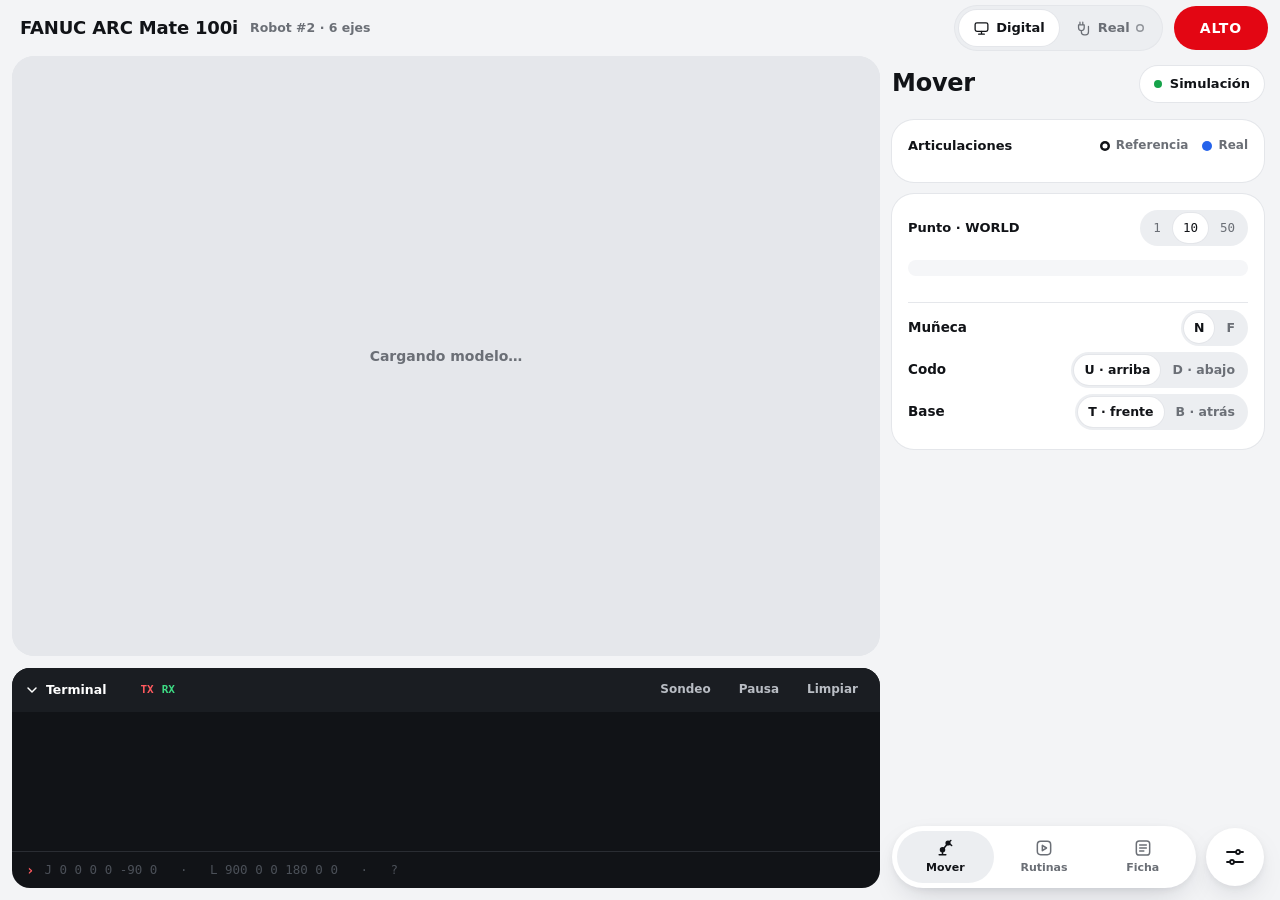
<file: index.html>
<!doctype html>
<html lang="es">
<head>
<meta charset="utf-8">
<meta http-equiv="refresh" content="0; url=software/gemelo/">
<title>fanuc-rehab</title>
</head>
<body>
<p><a href="software/gemelo/">Abrir el gemelo digital</a></p>
</body>
</html>
</file>
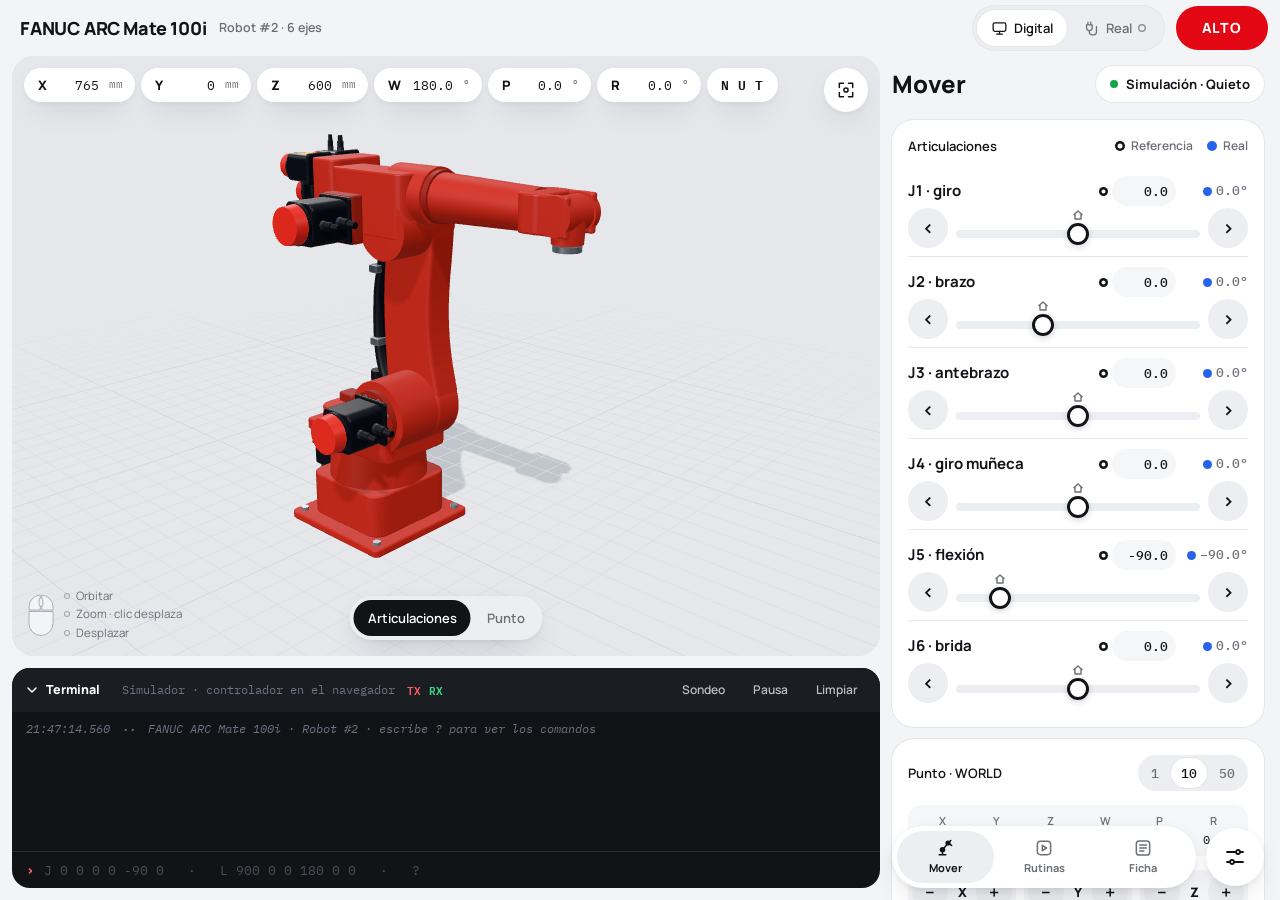
<file: software/gemelo/index.html>
<!DOCTYPE html>
<html lang="es">
<head>
<meta charset="utf-8">
<meta name="viewport" content="width=device-width, initial-scale=1, viewport-fit=cover">
<title>FANUC ARC Mate 100i · gemelo digital</title>
<meta name="description" content="Gemelo digital del FANUC ARC Mate 100i (Robot #2): 6 ejes, cinemática directa e inversa en convención FANUC, rutinas de demostración y simulador en el navegador.">
<link rel="preconnect" href="https://fonts.googleapis.com">
<link rel="preconnect" href="https://fonts.gstatic.com" crossorigin>
<link href="https://fonts.googleapis.com/css2?family=Manrope:wght@400;500;600;700;800&family=IBM+Plex+Mono:wght@400;500&display=swap" rel="stylesheet">
<link rel="stylesheet" href="css/app.css">
<script type="importmap">
{ "imports": {
  "three": "./vendor/three/three.module.min.js",
  "three/addons/": "./vendor/three/addons/"
} }
</script>
</head>
<body>
<!-- Un set de íconos: trazo 1.8, caja 24, lineal. Los rellenos solo marcan la pestaña elegida. -->
<svg hidden aria-hidden="true" xmlns="http://www.w3.org/2000/svg">
  <symbol id="i-brazo" viewBox="0 0 24 24"><path d="M5 20h8M9 20v-4"/><circle cx="9" cy="14" r="2"/><path d="m10.4 12.6 4.2-5.2"/><circle cx="15.6" cy="6" r="1.8"/><path d="M17.2 6.8 20 9M17 4.6l2-1.6"/></symbol>
  <symbol id="i-brazo-on" viewBox="0 0 24 24"><path d="M5 20h8M9 20v-4"/><circle cx="9" cy="14" r="2.4" fill="currentColor"/><path d="m10.4 12.6 4.2-5.2"/><circle cx="15.6" cy="6" r="2.2" fill="currentColor"/><path d="M17.2 6.8 20 9M17 4.6l2-1.6"/></symbol>
  <symbol id="i-rutinas" viewBox="0 0 24 24"><rect x="4" y="4" width="16" height="16" rx="4"/><path d="M10 8.8v6.4l5-3.2z"/></symbol>
  <symbol id="i-rutinas-on" viewBox="0 0 24 24"><path d="M8 4h8a4 4 0 0 1 4 4v8a4 4 0 0 1-4 4H8a4 4 0 0 1-4-4V8a4 4 0 0 1 4-4zm2 4.8v6.4l5-3.2z" fill="currentColor" fill-rule="evenodd" stroke="none"/></symbol>
  <symbol id="i-ficha" viewBox="0 0 24 24"><rect x="4" y="3.5" width="16" height="17" rx="3.5"/><path d="M8 8.5h8M8 12h8M8 15.5h5"/></symbol>
  <symbol id="i-ficha-on" viewBox="0 0 24 24"><path d="M7.5 3.5h9A3.5 3.5 0 0 1 20 7v10a3.5 3.5 0 0 1-3.5 3.5h-9A3.5 3.5 0 0 1 4 17V7a3.5 3.5 0 0 1 3.5-3.5zM8 7.75a.75.75 0 0 0 0 1.5h8a.75.75 0 0 0 0-1.5zm0 3.5a.75.75 0 0 0 0 1.5h8a.75.75 0 0 0 0-1.5zm0 3.5a.75.75 0 0 0 0 1.5h5a.75.75 0 0 0 0-1.5z" fill="currentColor" stroke="none"/></symbol>
  <symbol id="i-ajustes" viewBox="0 0 24 24"><path d="M4 7h9M17 7h3M4 17h3M11 17h9"/><circle cx="15" cy="7" r="2"/><circle cx="9" cy="17" r="2"/></symbol>
  <symbol id="i-x" viewBox="0 0 24 24"><path d="M6.5 6.5l11 11M17.5 6.5l-11 11"/></symbol>
  <symbol id="i-chev" viewBox="0 0 24 24"><path d="m9 6 6 6-6 6"/></symbol>
  <symbol id="i-agrandar" viewBox="0 0 24 24"><path d="M14 4h6v6M20 4l-6 6M10 20H4v-6M4 20l6-6"/></symbol>
  <symbol id="i-achicar" viewBox="0 0 24 24"><path d="M20 10h-6V4M14 10l6-6M4 14h6v6M10 14l-6 6"/></symbol>
  <symbol id="i-encuadrar" viewBox="0 0 24 24"><path d="M4 9V4h5M20 9V4h-5M4 15v5h5M20 15v5h-5"/><circle cx="12" cy="12" r="2.5"/></symbol>
  <symbol id="i-sim" viewBox="0 0 24 24"><rect x="3" y="4" width="18" height="12" rx="2.5"/><path d="M8 20h8M12 16v4"/></symbol>
  <symbol id="i-cable" viewBox="0 0 24 24"><path d="M7 3v4M11 3v4M5 7h8v4a4 4 0 0 1-8 0zM9 15v2a4 4 0 0 0 4 4h2a4 4 0 0 0 4-4V9"/></symbol>
  <symbol id="i-mira" viewBox="0 0 24 24"><circle cx="12" cy="12" r="6.5"/><path d="M12 2.5v5M12 16.5v5M2.5 12h5M16.5 12h5"/></symbol>
  <symbol id="i-casa" viewBox="0 0 24 24"><path d="M4 11 12 4l8 7M6 9.5V20h12V9.5"/></symbol>
  <symbol id="i-mano" viewBox="0 0 24 24"><path d="M8 13V6.5a1.5 1.5 0 0 1 3 0V12M11 11V5a1.5 1.5 0 0 1 3 0v6M14 11V6.5a1.5 1.5 0 0 1 3 0V14a7 7 0 0 1-7 7h-.5a6 6 0 0 1-5-2.7L3 15.5a1.5 1.5 0 0 1 2.4-1.8L8 16"/></symbol>
  <symbol id="i-pasos" viewBox="0 0 24 24"><circle cx="5.5" cy="17" r="2"/><circle cx="12" cy="8" r="2"/><circle cx="18.5" cy="15" r="2"/><path d="m6.7 15.4 4.1-5.8M13.4 9.5l3.8 4"/></symbol>
  <symbol id="i-linea" viewBox="0 0 24 24"><circle cx="5" cy="17" r="2"/><circle cx="19" cy="17" r="2"/><path d="M7 17h10M12 4v8M9 9l3 3 3-3"/></symbol>
  <symbol id="i-cuadro" viewBox="0 0 24 24"><rect x="5" y="5" width="14" height="14" rx="1.5" stroke-dasharray="3 2.2"/><circle cx="5" cy="5" r="1.6" fill="currentColor"/></symbol>
  <symbol id="i-muneca" viewBox="0 0 24 24"><circle cx="12" cy="12" r="3"/><path d="M12 3.5a8.5 8.5 0 0 1 8.5 8.5M12 20.5A8.5 8.5 0 0 1 3.5 12M18.5 9.5l2 2.5 2-2.5M5.5 14.5l-2-2.5-2 2.5"/></symbol>
</svg>

<div class="app">

  <!-- ================= Barra: robot, modo y ALTO ================= -->
  <header class="barra">
    <h1 class="barra__app" id="nombreRobot">FANUC ARC Mate 100i</h1>
    <span class="barra__sub">Robot #2 · 6 ejes</span>
    <div class="seg seg--modo" id="segModo" role="radiogroup" aria-label="Robot">
      <button class="on" data-modo="digital" role="radio" aria-checked="true" aria-label="Digital" title="Controlador simulado en el navegador">
        <svg class="ico" aria-hidden="true"><use href="#i-sim"/></svg><span>Digital</span>
      </button>
      <button data-modo="real" role="radio" aria-checked="false" aria-label="Real" title="Enlace con el controlador: pendiente, aún no hay hardware">
        <svg class="ico" aria-hidden="true"><use href="#i-cable"/></svg><span>Real</span><i class="punto-con" aria-hidden="true"></i>
      </button>
    </div>
    <button class="btn-alto" id="bAlto" title="Detener todo (Esc)" aria-keyshortcuts="Escape">ALTO</button>
  </header>

  <!-- ================= Visor + terminal ================= -->
  <div class="centro">
  <main class="visor" id="visor" aria-label="Gemelo 3D del robot">
    <!-- TCP (centro de la brida) en WORLD de FANUC: se lee y se edita aquí -->
    <div class="visor__coords" title="TCP = centro de la brida, en WORLD de FANUC · X al frente, Y a la izquierda, Z arriba; origen en J1 a la altura de J2">
      <label class="pildora-dato"><b>X</b><input type="number" id="pX" step="1" data-i="0" aria-label="TCP X en mm"></label>
      <label class="pildora-dato"><b>Y</b><input type="number" id="pY" step="1" data-i="1" aria-label="TCP Y en mm"></label>
      <label class="pildora-dato"><b>Z</b><input type="number" id="pZ" step="1" data-i="2" aria-label="TCP Z en mm"></label>
      <label class="pildora-dato pildora-dato--g"><b>W</b><input type="number" id="pW" step="1" data-i="3" aria-label="TCP W en grados"></label>
      <label class="pildora-dato pildora-dato--g"><b>P</b><input type="number" id="pP" step="1" data-i="4" aria-label="TCP P en grados"></label>
      <label class="pildora-dato pildora-dato--g"><b>R</b><input type="number" id="pR" step="1" data-i="5" aria-label="TCP R en grados"></label>
      <span class="pildora-dato pildora-dato--cfg mono" id="cfgActual" title="Configuración: muñeca N/F · codo U/D · base T/B"></span>
      <span class="pildora-dato pildora-dato--alcance alcance" id="alcance"></span>
    </div>
    <button class="btn-flota" id="bEncuadrar" title="Volver a la vista inicial" aria-label="Volver a la vista inicial"><svg class="ico" aria-hidden="true"><use href="#i-encuadrar"/></svg></button>
    <button class="btn-flota btn-flota--tam" id="bVisorTam" aria-pressed="false" aria-label="Agrandar vista 3D" title="Agrandar vista 3D">
      <svg class="ico i-agrandar" aria-hidden="true"><use href="#i-agrandar"/></svg><svg class="ico i-achicar" aria-hidden="true"><use href="#i-achicar"/></svg>
    </button>

    <div class="etiqueta-eje" id="etiquetaEje" hidden></div>
    <div class="aviso" id="aviso" role="status" hidden></div>
    <div class="visor-vacio" id="visorVacio" hidden><b>Modo Real pendiente · aún no hay enlace con el controlador</b></div>

    <div class="raton" id="raton" aria-hidden="true">
      <svg viewBox="0 0 40 60">
        <path class="r-cuerpo" d="M4 26V42a16 16 0 0 0 32 0V26Z"/>
        <path class="r-boton" data-b="1" d="M4 24V20A16 16 0 0 1 19 4.03V24Z"/>
        <path class="r-boton" data-b="2" d="M36 24V20A16 16 0 0 0 21 4.03V24Z"/>
        <rect class="r-boton" data-b="4" x="17.5" y="8" width="5" height="11" rx="2.5"/>
      </svg>
      <ul>
        <li data-b="1"><i></i><span id="ratonIzq">Orbitar</span></li>
        <li data-b="4"><i></i><span>Zoom · clic desplaza</span></li>
        <li data-b="2"><i></i><span>Desplazar</span></li>
      </ul>
    </div>

    <div class="seg seg--flota" id="segInteraccion" role="radiogroup" aria-label="Cómo mover">
      <button class="on" data-i="articulaciones" role="radio" aria-checked="true" title="Arrastra cada pieza para girar su eje">Articulaciones</button>
      <button data-i="punto" role="radio" aria-checked="false" title="Mueve el TCP y el brazo lo sigue (inversa)">Punto</button>
    </div>
    <div class="cargando" id="cargando">Cargando modelo…</div>
  </main>

  <!-- Terminal: lo que pasa por el enlace. Rojo = TX (la PC manda), verde = RX (responde el controlador). -->
  <section class="terminal" id="terminal" aria-label="Terminal">
    <header class="term-cab">
      <button class="term-plegar" id="termPlegar" aria-expanded="true" aria-controls="consola" title="Plegar la terminal">
        <svg class="ico" aria-hidden="true"><use href="#i-chev"/></svg><span class="term-titulo">Terminal</span>
      </button>
      <span class="term-fuente" id="termFuente"></span>
      <span class="term-leyenda"><i class="tx">TX</i><i class="rx">RX</i></span>
      <div class="term-acciones">
        <button class="term-btn" id="termSondeo" aria-pressed="false" title="JNT? que se pide solo, cada 0.5 s">Sondeo</button>
        <button class="term-btn" id="termPausa" aria-pressed="false">Pausa</button>
        <button class="term-btn" id="termLimpiar">Limpiar</button>
      </div>
    </header>
    <div class="term-cuerpo sin-sondeo" id="consola" aria-live="off"></div>
    <form class="term-linea" id="consolaForm">
      <span aria-hidden="true">›</span>
      <input id="consolaInput" autocomplete="off" spellcheck="false" placeholder="J 0 0 0 0 -90 0   ·   L 900 0 0 180 0 0   ·   ?" aria-label="Comando">
    </form>
  </section>
  </div>

  <!-- ================= Panel ================= -->
  <aside class="panel" aria-label="Controles">
    <div class="panel__vista" id="vista">

      <!-- ---------- Mover ---------- -->
      <section class="pag" data-pag="mover">
        <header class="cab0">
          <h2>Mover</h2>
          <span class="chip" id="chipConexion" data-s="on"><span class="punto" aria-hidden="true"></span><span id="chipTexto">Simulación</span></span>
        </header>

        <!-- Solo en Real -->
        <section class="w" id="puerto" hidden aria-labelledby="tPuerto">
          <span class="w-cab"><span id="tPuerto">Conexión</span><span class="etq-pend">Pendiente</span></span>
          <p class="w-nota">Aún no hay enlace con el controlador. El gemelo se queda en la última pose; para mover, vuelve a Digital.</p>
        </section>

        <section class="w" aria-labelledby="tEjes">
          <span class="w-cab"><span id="tEjes">Articulaciones</span>
            <span class="leyenda" aria-hidden="true"><i class="ley-ref"></i>Referencia<i class="ley-real"></i>Real</span></span>
          <div id="ejes"></div>
        </section>

        <section class="w" aria-labelledby="tCart">
          <span class="w-cab"><span id="tCart">Punto · WORLD</span>
            <div class="seg seg--mono seg--chico" id="segPaso" role="radiogroup" aria-label="Paso del jog" title="Paso: mm en X Y Z, grados en W P R">
              <button data-p="1">1</button><button class="on" data-p="10">10</button><button data-p="50">50</button>
            </div>
          </span>
          <dl class="datos datos--tcp" id="tcpReal" title="TCP del robot real (o simulado), en vivo"></dl>
          <div class="jog-cart" id="jogCart"></div>
          <div class="cfg-filas">
            <div class="fila-ajuste"><span>Muñeca</span>
              <div class="seg seg--chico" id="cfgMuneca" role="radiogroup" aria-label="Muñeca">
                <button class="on" data-v="N" title="No volteada (J5 ≤ 0)">N</button><button data-v="F" title="Volteada (J5 &gt; 0)">F</button>
              </div></div>
            <div class="fila-ajuste"><span>Codo</span>
              <div class="seg seg--chico" id="cfgCodo" role="radiogroup" aria-label="Codo">
                <button class="on" data-v="U" title="Arriba">U · arriba</button><button data-v="D" title="Abajo">D · abajo</button>
              </div></div>
            <div class="fila-ajuste"><span>Base</span>
              <div class="seg seg--chico" id="cfgBase" role="radiogroup" aria-label="Base">
                <button class="on" data-v="T" title="De frente">T · frente</button><button data-v="B" title="Por atrás">B · atrás</button>
              </div></div>
          </div>
        </section>
      </section>

      <!-- ---------- Rutinas ---------- -->
      <section class="pag" data-pag="rutinas" hidden>
        <header class="cab0"><h2>Rutinas</h2></header>
        <div class="acciones" id="rutinasBotones"></div>
        <section class="w">
          <span class="w-cab"><span>Override</span><b class="mono" id="ovrTexto">50 %</b></span>
          <input type="range" class="rango" id="ovr" min="1" max="100" step="1" value="50" aria-label="Override de velocidad">
        </section>
      </section>

      <!-- ---------- Ficha ---------- -->
      <section class="pag" data-pag="ficha" hidden>
        <header class="cab0"><h2>Ficha</h2></header>
        <section class="w">
          <span class="w-cab"><span>Robot</span><span class="etq-conf" id="confianza"></span></span>
          <dl class="datos" id="datosRobot"></dl>
        </section>
        <section class="w">
          <span class="w-cab"><span>Ejes y motores</span></span>
          <div class="tabla-ejes" id="tablaEjes"></div>
        </section>
        <section class="w">
          <span class="w-cab"><span>Eslabones</span><span class="w-sub">mm</span></span>
          <dl class="datos" id="datosEslabones"></dl>
        </section>
        <details class="desp">
          <summary><span>De dónde sale cada dato</span><svg class="ico" aria-hidden="true"><use href="#i-chev"/></svg></summary>
          <div class="desp__cuerpo fuentes">
            <p><b>Modelo.</b> Por la silueta en las fotos: brazo inferior curvo, motor de J3 en el codo, motores de muñeca atrás del antebrazo, motores α de 1996–2000. Falta leer la placa del robot.</p>
            <p><b>Cinemática.</b> URDF <span class="mono">fanuc_m6ib_support</span> de ROS-Industrial (BSD): da 1373 mm de alcance; la hoja del ARC Mate 100i dice 1368 mm.</p>
            <p><b>Límites y velocidades.</b> Hoja de datos del ARC Mate 100i (copia de distribuidor). Sin la zona de interferencia J2/J3.</p>
            <p><b>Motores.</b> Placas de las fotos: αM6/3000 A06B-0162-B175 y α1/3000 A06B-0371-B175.</p>
            <p><b>Volúmenes 3D.</b> Estimados a ojo sobre las fotos (± 2 cm). En Ajustes se puede ver la malla del M-6iB para comparar.</p>
          </div>
        </details>
      </section>
    </div>

    <nav class="navinf" aria-label="Secciones">
      <div class="navinf__pildora">
        <button data-tab="mover" aria-current="page"><svg class="ico" aria-hidden="true"><use href="#i-brazo-on"/></svg><span>Mover</span></button>
        <button data-tab="rutinas"><svg class="ico" aria-hidden="true"><use href="#i-rutinas"/></svg><span>Rutinas</span></button>
        <button data-tab="ficha"><svg class="ico" aria-hidden="true"><use href="#i-ficha"/></svg><span>Ficha</span></button>
      </div>
      <button class="navinf__mas" id="bAjustes" aria-label="Ajustes" title="Ajustes"><svg class="ico" aria-hidden="true"><use href="#i-ajustes"/></svg></button>
    </nav>

    <!-- Ajustes: hoja que sube desde abajo, dentro del panel -->
    <div class="hoja-capa" id="hojaAjustes" hidden>
      <div class="hoja-velo" data-cerrar></div>
      <section class="hoja" role="dialog" aria-modal="true" aria-labelledby="tAjustes">
        <header class="hoja__cab">
          <h2 id="tAjustes">Ajustes</h2>
          <button class="btn-icono" data-cerrar aria-label="Cerrar"><svg class="ico" aria-hidden="true"><use href="#i-x"/></svg></button>
        </header>
        <div class="hoja__cuerpo ajustes">
          <section class="w" id="ajustesSim">
            <span class="w-cab"><span>Simulador</span></span>
            <div class="fila-ajuste">
              <span>Tiempo</span>
              <div class="seg seg--mono" id="segTiempo" role="radiogroup" aria-label="Tiempo">
                <button class="on" data-x="1">×1</button><button data-x="2">×2</button><button data-x="5">×5</button>
              </div>
            </div>
          </section>
          <section class="w">
            <span class="w-cab"><span>Modelo 3D</span></span>
            <div class="fila-ajuste">
              <span>Piezas</span>
              <div class="seg" id="segModelo" role="radiogroup" aria-label="Modelo 3D">
                <button class="on" data-m="rojo" title="Reconstruido con las fotos de Huber">Robot #2</button>
                <button data-m="m6ib" title="Mallas del URDF de ROS-Industrial (BSD), misma cinemática">M-6iB · ROS-I</button>
              </div>
            </div>
          </section>
        </div>
      </section>
    </div>
  </aside>
</div>

<!-- Riel de articulación (igual que Pólux): pista, barra de HOME al real,
     casita en HOME, punto azul = real, pulgar blanco = referencia -->
<template id="tplEje">
  <div class="eje">
    <div class="eje-cab">
      <span class="eje-nombre"></span>
      <span class="eje-valores mono">
        <b class="v-ref"><input type="number" class="eje-num" step="0.1" aria-label="Referencia en grados"></b>
        <i class="v-real"></i>
      </span>
    </div>
    <div class="eje-control">
      <button class="jog" data-vis="-1" aria-label="Mover a la izquierda">‹</button>
      <div class="sl" tabindex="0" role="slider">
        <div class="sl-pista"></div>
        <div class="sl-barra"></div>
        <div class="sl-casa"><svg viewBox="0 0 12 12"><path d="M1.5 6L6 2l4.5 4M3 5v5h6V5" fill="none" stroke="currentColor" stroke-width="1.4" stroke-linejoin="round"/></svg></div>
        <div class="sl-real"></div>
        <div class="sl-ref"></div>
      </div>
      <button class="jog" data-vis="1" aria-label="Mover a la derecha">›</button>
    </div>
  </div>
</template>

<script type="module" src="js/main.js"></script>
</body>
</html>
</file>
<file: software/gemelo/css/app.css>
/* Gemelo del FANUC ARC Mate 100i (Robot #2). Copia de la piel de Pólux
   (manipulador-3dof/software/gemelo/css/app.css); lo nuevo va al final.

   Pólux - gemelo digital del manipulador.
   Piel Laboratorio de fablab-tools (web/cnc/lab.css + docs/laboratorio-ui.md), que a su vez
   es OPI (Casita, estilo One UI / Samsung Health) en claro. Reglas que se conservan:
   · fondo gris claro, tarjetas blancas con filo de 1 px y sin sombra; la sombra solo en lo que flota
   · radios: tarjeta 22, celda 14, campo 12, botones y selectores en píldora, hoja 28 arriba
   · acción principal = píldora grafito; el rojo solo en ALTO y en errores
   · el color es dato: azul = posición real, verde = conectado / listo, naranja = aviso
   · nunca línea de color al costado; un estado va con relleno tenue, punto o ícono, y con texto
   · objetivos táctiles de 44 px o más; foco visible; respeta prefers-reduced-motion */

:root {
  --technical-white: #FFFFFF;
  --graphite: #111317;
  --graphite-raised: #1A1D22;
  --alloy: #6B6F76;
  --alloy-light: #8E939B;
  --mist: #E5E7EB;

  /* superficies (Laboratorio) */
  --fondo-panel: #F3F4F6;
  --visor: #E5E7EB;
  --tarjeta: #FFFFFF;
  --tarjeta-2: #F5F6F8;
  --filo-c: #E4E6EA;
  --filo: 0 0 0 1px var(--filo-c);
  --riel: #ECEEF1;
  --flota-sombra: 0 12px 32px -12px rgba(16, 24, 40, .22), 0 2px 6px rgba(16, 24, 40, .06);
  --velo: rgba(18, 24, 38, .42);
  --text: var(--graphite);
  --text-2: var(--alloy);

  /* datos */
  --d-real: #2563EB;
  --d-real-tint: rgba(37, 99, 235, .22);
  --d-hecho: #16A34A;
  --d-atencion: #C2410C;
  --d-alarma: #E30613;
  --d-alarma-hover: #B80510;

  /* terminal: grafito, TX rojo claro y RX verde (se leen sobre oscuro) */
  --term-fondo: #111317;
  --term-barra: #1A1D22;
  --term-linea: #2A2D33;
  --term-texto: #D6D8DC;
  --term-tenue: #6B7280;
  --term-tx: #FF5A5F;
  --term-rx: #3DDC84;

  --r-w: 22px;
  --r-celda: 14px;
  --r-campo: 12px;
  --r-hoja: 28px;

  --font-sans: "Manrope", system-ui, -apple-system, "Segoe UI", Roboto, sans-serif;
  --font-mono: "IBM Plex Mono", ui-monospace, "SF Mono", Consolas, monospace;
  --ease: cubic-bezier(.2, .8, .2, 1);
  --panel-w: 400px;
  color-scheme: light;
}

* { box-sizing: border-box; }
[hidden] { display: none !important; }
html, body { height: 100%; margin: 0; }
body {
  background: var(--fondo-panel); color: var(--text);
  font-family: var(--font-sans); font-size: 14px; line-height: 1.45;
  -webkit-font-smoothing: antialiased; overflow: hidden;
}
button, input, select { font: inherit; color: inherit; }
h1, h2, h3 { margin: 0; }
.mono { font-family: var(--font-mono); font-variant-numeric: tabular-nums; }
.ico { width: 20px; height: 20px; flex: none; fill: none; stroke: currentColor; stroke-width: 1.8; stroke-linecap: round; stroke-linejoin: round; }
:focus-visible { outline: 2px solid var(--d-real); outline-offset: 2px; }

/* ================= Estructura ================= */
.app { height: 100vh; display: grid; grid-template-rows: 56px minmax(0, 1fr); grid-template-columns: minmax(0, 1fr) var(--panel-w); }
.centro { min-width: 0; min-height: 0; display: flex; flex-direction: column; gap: 12px; padding: 0 0 12px 12px; }

/* ================= Barra ================= */
.barra { grid-column: 1 / -1; display: flex; align-items: center; gap: 12px; padding: 0 12px 0 20px; }
.barra__app { font-size: 18px; font-weight: 800; letter-spacing: -.01em; }
.barra__sub { font-size: 12.5px; font-weight: 600; color: var(--text-2); }
.seg--modo { margin-left: auto; background: var(--tarjeta); box-shadow: var(--filo); }
.seg--modo button { display: inline-flex; align-items: center; gap: 6px; padding: 0 16px; font-weight: 700; }
.seg--modo .ico { width: 17px; height: 17px; }
.seg--modo button.on { background: var(--graphite); color: var(--technical-white); box-shadow: none; }
/* En Real: hueco = sin robot, verde = conectado */
.punto-con { width: 8px; height: 8px; border-radius: 50%; box-shadow: inset 0 0 0 1.5px currentColor; opacity: .7; }
.seg--modo button.con .punto-con { background: var(--d-hecho); box-shadow: 0 0 0 3px rgba(22, 163, 74, .25); opacity: 1; }
.btn-alto {
  height: 44px; padding: 0 26px; border: 0; border-radius: 999px; cursor: pointer;
  background: var(--d-alarma); color: var(--technical-white); font-weight: 800; letter-spacing: .06em;
} /* sebs-allow: paro */
.btn-alto:hover { background: var(--d-alarma-hover); } /* sebs-allow: paro */

/* ================= Visor ================= */
.visor { position: relative; flex: 1; min-width: 0; min-height: 0; overflow: hidden; border-radius: var(--r-w); background: var(--visor); }
.visor canvas { display: block; width: 100%; height: 100%; touch-action: none; }

.visor__coords { position: absolute; top: 12px; left: 12px; z-index: 2; display: flex; flex-wrap: wrap; gap: 6px; max-width: calc(100% - 80px); }
.pildora-dato {
  display: inline-flex; align-items: center; gap: 4px; height: 34px; padding: 0 6px 0 14px; border-radius: 999px;
  background: var(--tarjeta); box-shadow: var(--flota-sombra); font-family: var(--font-mono); font-size: 13px; font-variant-numeric: tabular-nums;
}
.pildora-dato b { font-family: var(--font-sans); font-weight: 800; }
.pildora-dato input {
  width: 58px; height: 26px; padding: 0 6px; border: 0; border-radius: 999px; background: transparent;
  font-family: var(--font-mono); font-size: 13px; text-align: right; -moz-appearance: textfield;
}
.pildora-dato input::-webkit-inner-spin-button, .pildora-dato input::-webkit-outer-spin-button { -webkit-appearance: none; margin: 0; }
.pildora-dato input:hover, .pildora-dato input:focus { background: var(--riel); outline: none; }
.pildora-dato:has(input)::after { content: "mm"; margin-right: 6px; font-size: 11px; color: var(--text-2); }
.pildora-dato--alcance { gap: 8px; padding: 0 14px; font-family: var(--font-sans); font-weight: 700; font-size: 12.5px; background: color-mix(in srgb, var(--d-atencion) 10%, var(--tarjeta)); }
.pildora-dato--alcance::before { content: ""; width: 8px; height: 8px; border-radius: 50%; background: var(--d-atencion); }
.alcance:empty { display: none; }

.btn-flota {
  position: absolute; top: 12px; right: 12px; z-index: 2; width: 44px; height: 44px; display: grid; place-items: center;
  border: 0; border-radius: 50%; background: var(--tarjeta); box-shadow: var(--flota-sombra); cursor: pointer;
}
.btn-flota:hover { background: var(--tarjeta-2); }
/* Alto del visor (solo en teléfono): junto a encuadrar */
.btn-flota--tam { display: none; right: 64px; }
.btn-flota--tam .i-achicar, .visor-grande .btn-flota--tam .i-agrandar { display: none; }
.visor-grande .btn-flota--tam .i-achicar { display: block; }

.seg--flota { position: absolute; left: 50%; bottom: 16px; transform: translateX(-50%); z-index: 2; background: var(--tarjeta); box-shadow: var(--flota-sombra); }

.etiqueta-eje {
  position: absolute; z-index: 3; pointer-events: none; transform: translate(14px, -50%);
  background: var(--graphite); color: var(--technical-white); border-radius: 999px;
  padding: 5px 12px; font-size: 12px; line-height: 1.3; white-space: nowrap; box-shadow: var(--flota-sombra);
}
.etiqueta-eje b { font-weight: 700; }

.aviso {
  position: absolute; left: 50%; top: 60px; transform: translateX(-50%); z-index: 4;
  display: inline-flex; align-items: center; gap: 10px; max-width: min(90%, 520px);
  padding: 10px 18px 10px 12px; border-radius: 999px; background: var(--graphite); color: var(--technical-white);
  font-size: 13px; font-weight: 600; box-shadow: var(--flota-sombra);
}
.aviso::before { content: "!"; flex: none; display: grid; place-items: center; width: 20px; height: 20px; border-radius: 50%; background: var(--d-atencion); font-size: 12px; font-weight: 800; }

.visor-vacio { position: absolute; inset: 0; display: grid; place-content: center; z-index: 1; background: rgba(229, 231, 235, .72); pointer-events: none; }
.visor-vacio b { padding: 10px 18px; border-radius: 999px; background: var(--tarjeta); box-shadow: var(--flota-sombra); font-size: 14px; }
.cargando { position: absolute; inset: 0; display: grid; place-items: center; color: var(--text-2); background: var(--visor); z-index: 5; font-weight: 600; }

/* ---- leyenda del ratón ---- */
.raton { position: absolute; left: 14px; bottom: 14px; z-index: 2; display: flex; align-items: center; gap: 8px; pointer-events: none; }
.raton svg { width: 30px; height: 45px; flex: none; }
.r-cuerpo, .r-boton { fill: #F3F4F6; stroke: #A3A8B0; stroke-width: 1.2; transition: fill 150ms; }
.r-boton.on { fill: var(--graphite); stroke: var(--graphite); }
.raton ul { list-style: none; margin: 0; padding: 0; font-size: 11.5px; line-height: 1.6; color: var(--text-2); }
.raton li { display: flex; align-items: center; gap: 6px; }
.raton li i { width: 6px; height: 6px; border-radius: 50%; box-shadow: inset 0 0 0 1px #A3A8B0; }
.raton li.on { color: var(--text); font-weight: 700; }
.raton li.on i { background: var(--graphite); box-shadow: none; }

/* ================= Selector segmentado ================= */
.seg { display: inline-flex; gap: 2px; padding: 4px; border-radius: 999px; background: var(--riel); }
.seg button {
  min-height: 36px; padding: 0 14px; border: 0; border-radius: 999px; background: none; cursor: pointer;
  font-size: 13px; font-weight: 600; color: var(--text-2); transition: background 150ms, color 150ms;
}
.seg button:hover { color: var(--text); }
.seg button.on { background: var(--tarjeta); color: var(--text); box-shadow: var(--filo); }
.seg button.cargando { cursor: progress; opacity: .6; }
.seg--flota button.on { background: var(--graphite); color: var(--technical-white); box-shadow: none; }
.seg--mono button { font-family: var(--font-mono); font-weight: 500; padding: 0 12px; }

/* ================= Panel ================= */
.panel { position: relative; min-height: 0; overflow: hidden; background: var(--fondo-panel); }
.panel__vista { position: absolute; inset: 0; overflow-y: auto; overscroll-behavior: contain; scrollbar-width: thin; }
.pag { min-height: 100%; padding: 4px 16px 112px 12px; display: flex; flex-direction: column; gap: 12px; }
.pag--funde { animation: funde 220ms ease; }
@keyframes funde { from { opacity: 0; } }

.cab0 { display: flex; align-items: center; gap: 10px; min-height: 48px; }
.cab0 h2 { font-size: 24px; line-height: 1.15; font-weight: 800; letter-spacing: -.01em; }
.chip {
  margin-left: auto; display: inline-flex; align-items: center; gap: 8px; min-height: 36px; padding: 0 14px;
  border-radius: 999px; background: var(--tarjeta); box-shadow: var(--filo); font-size: 13px; font-weight: 700; white-space: nowrap;
}
.punto { width: 8px; height: 8px; border-radius: 50%; flex: none; background: var(--alloy-light); }
.chip[data-s="on"] .punto { background: var(--d-hecho); }
.chip[data-s="off"] .punto { background: none; box-shadow: inset 0 0 0 1.5px var(--alloy-light); }
.chip[data-s="espera"] .punto { background: #F59E0B; animation: latido 1s ease-in-out infinite; }
.chip[data-s="run"] .punto { background: var(--d-real); animation: latido 1s ease-in-out infinite; }
.chip[data-s="aviso"] { background: color-mix(in srgb, var(--d-atencion) 8%, var(--tarjeta)); }
.chip[data-s="aviso"] .punto { background: var(--d-atencion); }
.chip[data-s="error"] { color: var(--d-alarma); }
.chip[data-s="error"] .punto { background: var(--d-alarma); }
@keyframes latido { 50% { opacity: .35; } }

/* ================= Tarjetas (widgets) ================= */
.w {
  position: relative; display: flex; flex-direction: column; gap: 4px; width: 100%; padding: 16px;
  border-radius: var(--r-w); background: var(--tarjeta); box-shadow: var(--filo);
}
.w-cab { display: flex; align-items: center; justify-content: space-between; gap: 8px; min-height: 20px; font-size: 13px; font-weight: 600; }
.w-texto { margin-top: 2px; font-size: 18px; line-height: 1.25; font-weight: 700; }
.w-sub { font-size: 12.5px; line-height: 1.35; color: var(--text-2); overflow: hidden; text-overflow: ellipsis; white-space: nowrap; }
.w-acc { display: flex; flex-wrap: wrap; gap: 8px; margin-top: 12px; }


.leyenda { display: inline-flex; align-items: center; gap: 6px; font-size: 12px; font-weight: 600; color: var(--text-2); }
.leyenda i { width: 10px; height: 10px; border-radius: 50%; }
.ley-ref { background: var(--tarjeta); box-shadow: inset 0 0 0 2.5px var(--graphite); }
.ley-real { margin-left: 8px; background: var(--d-real); }

/* ================= Botones ================= */
.btn-pill {
  display: inline-flex; align-items: center; justify-content: center; gap: 6px; min-height: 44px; padding: 0 18px;
  border: 0; border-radius: 999px; background: var(--riel); font-size: 14px; font-weight: 700; white-space: nowrap; cursor: pointer;
  transition: background 150ms, opacity 150ms;
}
.btn-pill:hover:not(:disabled) { background: color-mix(in srgb, var(--riel) 85%, var(--graphite)); }
.btn-pill--main { background: var(--graphite); color: var(--technical-white); }
.btn-pill--main:hover:not(:disabled) { background: color-mix(in srgb, var(--graphite) 86%, var(--technical-white)); }
.btn-pill--suave { background: var(--tarjeta-2); align-self: flex-start; }
.btn-pill:disabled { opacity: .4; cursor: not-allowed; }
.btn-icono { width: 44px; height: 44px; flex: none; display: grid; place-items: center; border: 0; border-radius: 50%; background: transparent; cursor: pointer; }
.btn-icono:hover { background: var(--tarjeta-2); }

/* ================= Conexión ================= */
.puerto-fila { display: flex; gap: 8px; align-items: center; margin-top: 8px; }
.puerto-fila .campo-sel { flex: 1; min-width: 0; margin: 0; }
.campo-sel {
  width: 100%; height: 44px; padding: 0 12px; border: 0; border-radius: var(--r-campo);
  background: var(--tarjeta-2); box-shadow: inset 0 0 0 1px var(--mist); font-size: 13.5px; cursor: pointer;
}
.puerto-estado { display: flex; align-items: center; gap: 8px; margin: 10px 0 0; font-size: 12.5px; color: var(--text-2); }
.puerto-estado i { width: 8px; height: 8px; flex: none; border-radius: 50%; box-shadow: inset 0 0 0 1.5px currentColor; }
.puerto-estado.ok { color: var(--text); font-weight: 600; }
.puerto-estado.ok i { background: var(--d-hecho); box-shadow: none; }
.puerto-estado.conectando { color: var(--text); }
.puerto-estado.conectando i { box-shadow: none; border: 1.5px solid var(--mist); border-top-color: var(--graphite); animation: gira .8s linear infinite; }
.puerto-estado.error { color: var(--d-alarma); font-weight: 600; }
.puerto-estado.error i { background: var(--d-alarma); box-shadow: none; }

/* ================= Rieles de articulación (como la página del ESP32) ================= */
#ejes { margin-top: 6px; }
.eje { padding: 10px 0 6px; }
.eje + .eje { border-top: 1px solid var(--mist); }
.eje-cab { display: flex; justify-content: space-between; align-items: center; }
.eje-nombre { display: inline-flex; align-items: center; gap: 6px; font-size: 15px; font-weight: 700; }
.eje.activo .eje-nombre::after { content: ""; width: 7px; height: 7px; border-radius: 50%; background: var(--d-real); }
.eje.off .sl, .eje.off .jog { opacity: .35; pointer-events: none; }
.eje-valores { display: inline-flex; align-items: center; gap: 10px; font-size: 13px; }
.eje-valores b, .eje-valores i { display: inline-flex; align-items: center; gap: 4px; font-weight: 500; font-style: normal; }
.eje-valores b::before, .eje-valores i::before { content: ""; width: 9px; height: 9px; border-radius: 50%; flex: none; }
.eje-valores b::before { background: var(--tarjeta); box-shadow: inset 0 0 0 2.5px var(--graphite); }
.eje-valores i { color: var(--text-2); min-width: 62px; justify-content: flex-end; }
.eje-valores i::before { background: var(--d-real); }
.eje-num {
  width: 64px; height: 30px; padding: 0 8px; text-align: right; border: 0; border-radius: 999px; background: var(--tarjeta-2);
  font-family: var(--font-mono); font-size: 13px; font-weight: 500; -moz-appearance: textfield;
}
.eje-num::-webkit-inner-spin-button, .eje-num::-webkit-outer-spin-button { -webkit-appearance: none; margin: 0; }
.eje-num:hover, .eje-num:focus { background: var(--riel); }
.eje-control { display: flex; align-items: center; gap: 8px; }
.jog {
  width: 40px; height: 40px; flex: none; border: 0; border-radius: 50%; background: var(--riel); cursor: pointer;
  font-size: 20px; font-weight: 600; line-height: 1; user-select: none; touch-action: none; transition: background 150ms;
}
.jog:hover { background: color-mix(in srgb, var(--riel) 85%, var(--graphite)); }
.jog.pulsado { background: var(--graphite); color: var(--technical-white); }
.jog:disabled, .jog.blq { opacity: .25; pointer-events: none; }
.sl { position: relative; flex: 1; height: 44px; touch-action: none; cursor: pointer; outline: none; }
.sl:focus-visible .sl-ref { outline: 2px solid var(--d-real); outline-offset: 2px; }
.sl-pista, .sl-barra { position: absolute; top: 24px; height: 8px; border-radius: 999px; }
.sl-pista { left: 0; right: 0; background: var(--riel); }
.sl-barra { background: var(--d-real-tint); }
.sl-real, .sl-ref { position: absolute; top: 28px; border-radius: 50%; transform: translate(-50%, -50%); }
.sl-real { width: 12px; height: 12px; background: var(--d-real); z-index: 2; }
.sl-ref { width: 22px; height: 22px; background: var(--tarjeta); box-shadow: inset 0 0 0 3px var(--graphite), 0 2px 6px rgba(16, 24, 40, .18); z-index: 3; }
.sl-casa { position: absolute; top: 3px; width: 12px; height: 12px; transform: translateX(-50%); color: var(--text-2); }
.sl-casa svg { display: block; width: 12px; height: 12px; }
.lento .sl-real, .lento .sl-barra { transition: left 150ms linear, width 150ms linear; }

/* ================= Rutinas: rejilla de 2, solo ícono y nombre ================= */
.acciones { display: grid; grid-template-columns: 1fr 1fr; gap: 10px; }
.accion {
  display: flex; align-items: center; gap: 12px; min-height: 64px; padding: 12px; border: 0; border-radius: var(--r-w);
  background: var(--tarjeta); box-shadow: var(--filo); text-align: left; font-size: 14px; font-weight: 600; cursor: pointer;
  transition: background 150ms;
}
.accion:hover:not(:disabled) { background: color-mix(in srgb, var(--tarjeta) 94%, var(--graphite)); }
.accion:disabled { opacity: .4; cursor: not-allowed; }
.accion__ico { width: 40px; height: 40px; flex: none; display: grid; place-items: center; border-radius: 50%; background: var(--riel); }

/* ================= Cámara ================= */
/* El cuadro cambia con el estado (data-e): off, abriendo, on, error */
.cam-cuadro { position: relative; aspect-ratio: 16 / 9; overflow: hidden; border-radius: var(--r-celda); background: var(--tarjeta-2); box-shadow: inset 0 0 0 1px var(--mist); }
.cam-cuadro[data-e="on"], .cam-cuadro[data-e="abriendo"] { background: var(--graphite); box-shadow: none; }
.cam-cuadro[data-e="error"] { background: color-mix(in srgb, var(--d-alarma) 7%, var(--tarjeta)); }
.cam-video { position: absolute; inset: 0; display: none; }
.cam-cuadro[data-e="on"] .cam-video { display: block; }
.cam-video canvas { display: block; width: 100%; height: 100%; object-fit: cover; transform: scaleX(-1); }
.cam-capa { position: absolute; inset: 0; display: none; flex-direction: column; align-items: center; justify-content: center; gap: 6px; padding: 12px; text-align: center; font-size: 13px; }
.cam-cuadro[data-e="off"] [data-para="off"],
.cam-cuadro[data-e="abriendo"] [data-para="abriendo"],
.cam-cuadro[data-e="error"] [data-para="error"] { display: flex; }
.cam-capa svg { width: 28px; height: 28px; color: var(--text-2); }
.cam-capa .btn-pill { margin-top: 6px; }
[data-para="off"] b { color: var(--text-2); }
[data-para="abriendo"] { color: var(--technical-white); }
[data-para="abriendo"] small { color: var(--alloy-light); font-size: 11.5px; }
[data-para="error"] svg { color: var(--d-alarma); }
[data-para="error"] b { font-weight: 600; font-size: 12.5px; max-width: 280px; }

.giro { width: 22px; height: 22px; border-radius: 50%; flex: none; border: 2.5px solid rgba(255, 255, 255, .25); border-top-color: var(--technical-white); animation: gira .8s linear infinite; }
@keyframes gira { to { transform: rotate(360deg); } }

.cam-barra {
  position: absolute; left: 0; right: 0; top: 0; display: none; align-items: center; gap: 8px;
  padding: 8px 8px 16px 10px; color: var(--technical-white); font-size: 11.5px;
  background: linear-gradient(rgba(17, 19, 23, .7), rgba(17, 19, 23, 0));
}
.cam-cuadro[data-e="on"] .cam-barra { display: flex; }
.cam-vivo {
  display: inline-flex; align-items: center; gap: 5px; flex: none; padding: 3px 9px 3px 7px; border-radius: 999px;
  background: rgba(17, 19, 23, .55); font-weight: 800; font-size: 10.5px; letter-spacing: .08em; text-transform: uppercase;
}
.cam-vivo::before { content: ""; width: 6px; height: 6px; border-radius: 50%; background: var(--d-hecho); animation: latido 1.2s ease-in-out infinite; }
.cam-nombre { flex: 1; min-width: 0; white-space: nowrap; overflow: hidden; text-overflow: ellipsis; opacity: .9; }
.cam-cerrar { width: 28px; height: 28px; flex: none; display: grid; place-items: center; cursor: pointer; border: 0; border-radius: 50%; background: rgba(17, 19, 23, .55); color: var(--technical-white); }
.cam-cerrar:hover { background: var(--graphite); }
.cam-cerrar svg { width: 12px; height: 12px; }
/* Botón de ventana: flechas hacia afuera en el panel, hacia adentro en la ventana */
.cam-cerrar .i-meter, .cam-cuadro.ventana .cam-cerrar .i-sacar { display: none; }
.cam-cuadro.ventana .cam-cerrar .i-meter { display: block; }

.cam-cuadro.ventana { position: absolute; z-index: 3; margin: 0; cursor: grab; touch-action: none; border-radius: 18px; box-shadow: 0 16px 40px -12px rgba(16, 24, 40, .4), 0 2px 6px rgba(16, 24, 40, .12); }
.cam-cuadro.ventana.moviendo { cursor: grabbing; }
.cam-tirador { display: none; }
.cam-cuadro.ventana .cam-tirador {
  display: block; position: absolute; right: 2px; bottom: 2px; width: 22px; height: 22px; cursor: nwse-resize;
  background: linear-gradient(135deg, transparent 50%, rgba(255, 255, 255, .85) 50%, rgba(255, 255, 255, .85) 58%,
    transparent 58%, transparent 70%, rgba(255, 255, 255, .85) 70%, rgba(255, 255, 255, .85) 78%, transparent 78%);
}
.cam-cuadro.ventana.redimensionando { cursor: nwse-resize; }
/* Con la cámara en ventana, el panel se queda con Manos/Personas y Seguir */
.pag.fuera #camSelect, .pag.fuera .sub-plegable { display: none !important; }

.cam-modelo { position: absolute; left: 8px; bottom: 8px; display: flex; align-items: center; gap: 6px; padding: 4px 10px; border-radius: 999px; background: rgba(17, 19, 23, .72); color: var(--technical-white); font-size: 11.5px; }
.cam-modelo .giro { width: 12px; height: 12px; border-width: 2px; }

#camSelect { margin-top: 10px; }
.camara-fila { display: flex; justify-content: space-between; align-items: center; gap: 12px; margin-top: 12px; }
.camara-fila.apagada { opacity: .45; pointer-events: none; }
.estado-vision { margin: 8px 0 0; font-size: 12px; color: var(--text-2); }
.estado-vision:empty { display: none; }

/* ================= Desplegables ================= */
.desp { border-radius: var(--r-w); background: var(--tarjeta); box-shadow: var(--filo); }
.desp > summary { list-style: none; display: flex; align-items: center; justify-content: space-between; gap: 10px; min-height: 52px; padding: 8px 16px; cursor: pointer; font-weight: 600; }
.desp > summary::-webkit-details-marker { display: none; }
.desp > summary .ico { width: 16px; height: 16px; color: var(--text-2); stroke-width: 2.2; transition: transform 200ms; }
.desp[open] > summary .ico { transform: rotate(90deg); }
.desp__cuerpo { padding: 0 16px 16px; }

/* ================= Campos ================= */
.campos { display: grid; grid-template-columns: repeat(3, minmax(0, 1fr)); gap: 8px; }
.campo { display: flex; flex-direction: column; gap: 4px; min-width: 0; }
.campo > span { font-size: 12px; font-weight: 600; color: var(--text-2); white-space: nowrap; overflow: hidden; text-overflow: ellipsis; }
.campo input {
  width: 100%; min-width: 0; height: 44px; padding: 0 12px; border: 0; border-radius: var(--r-campo);
  background: var(--tarjeta-2); box-shadow: inset 0 0 0 1px var(--mist); font-family: var(--font-mono); font-size: 14px; text-align: right;
}
.campo input:focus { outline: 2px solid var(--d-real); outline-offset: 0; }
.check { display: flex; align-items: center; gap: 8px; min-height: 44px; font-size: 13.5px; font-weight: 600; cursor: pointer; }
.check input { width: 18px; height: 18px; margin: 0; accent-color: var(--graphite); flex: none; }

.interruptor { display: flex; align-items: center; gap: 10px; min-height: 44px; cursor: pointer; font-size: 14px; font-weight: 600; }
.interruptor input { position: absolute; opacity: 0; pointer-events: none; }
.switch { width: 44px; height: 26px; flex: none; border-radius: 999px; background: #D1D5DB; position: relative; transition: background 150ms; }
.switch i { position: absolute; top: 3px; left: 3px; width: 20px; height: 20px; border-radius: 50%; background: var(--tarjeta); box-shadow: 0 1px 3px rgba(16, 24, 40, .25); transition: transform 200ms var(--ease); }
.interruptor input:checked + .switch { background: var(--graphite); }
.interruptor input:checked + .switch i { transform: translateX(18px); }
.interruptor input:focus-visible + .switch { outline: 2px solid var(--d-real); outline-offset: 2px; }

/* ================= Ajustes ================= */
.ajustes .w { gap: 8px; }
.fila-nom { font-size: 14px; font-weight: 700; padding-bottom: 12px; }
.vel-fila, .gemelo-fila { display: grid; grid-template-columns: minmax(0, 1fr) 96px 96px; gap: 8px; align-items: end; }
.fila-ajuste { display: flex; justify-content: space-between; align-items: center; gap: 12px; min-height: 44px; }

/* ================= Barra inferior flotante ================= */
.navinf { position: absolute; left: 12px; right: 16px; bottom: calc(12px + env(safe-area-inset-bottom)); z-index: 6; display: flex; align-items: center; gap: 10px; }
.navinf__pildora { flex: 1; display: flex; gap: 2px; padding: 5px; border-radius: 999px; background: var(--tarjeta); box-shadow: var(--flota-sombra); }
.navinf__pildora button {
  flex: 1; display: flex; flex-direction: column; align-items: center; justify-content: center; gap: 2px; min-height: 52px;
  border: 0; border-radius: 999px; background: none; color: var(--text-2); font-size: 11px; font-weight: 700; cursor: pointer;
}
.navinf__pildora button[aria-current="page"] { background: var(--riel); color: var(--text); }
.navinf__mas { width: 58px; height: 58px; flex: none; display: grid; place-items: center; border: 0; border-radius: 50%; background: var(--tarjeta); box-shadow: var(--flota-sombra); cursor: pointer; }
.navinf__mas .ico { width: 24px; height: 24px; }

/* ================= Hojas ================= */
.hoja-capa { position: absolute; inset: 0; z-index: 10; }
.hoja-capa:not(.abierta) { pointer-events: none; }   /* mientras baja ya no tapa el panel */
.hoja-velo { position: absolute; inset: 0; background: var(--velo); opacity: 0; transition: opacity 280ms ease; }
.hoja {
  position: absolute; left: 0; right: 0; bottom: 0; max-height: 90%; display: flex; flex-direction: column;
  background: var(--fondo-panel); border-radius: var(--r-hoja) var(--r-hoja) 0 0; box-shadow: 0 -12px 40px rgba(17, 19, 23, .22);
  transform: translateY(100%); transition: transform 320ms var(--ease);
}
.hoja::before { content: ""; position: absolute; top: 8px; left: 50%; width: 40px; height: 5px; margin-left: -20px; border-radius: 3px; background: var(--alloy-light); opacity: .5; }
.hoja-capa.abierta .hoja-velo { opacity: 1; }
.hoja-capa.abierta .hoja { transform: none; }
.hoja__cab { display: flex; align-items: center; justify-content: space-between; gap: 8px; padding: 20px 8px 4px 16px; }
.hoja__cab h2 { font-size: 19px; font-weight: 800; }
.hoja__cuerpo { flex: 1; min-height: 0; overflow-y: auto; padding: 8px 16px 16px; display: flex; flex-direction: column; gap: 12px; }

/* ================= Terminal ================= */
.terminal { flex: none; height: 220px; display: flex; flex-direction: column; overflow: hidden; border-radius: 18px; background: var(--term-fondo); color: var(--term-texto); }
.terminal.plegada { height: 44px; }
.terminal.plegada .term-cuerpo, .terminal.plegada .term-linea, .terminal.plegada .term-acciones, .terminal.plegada .term-leyenda { display: none; }
.term-cab { flex: none; display: flex; align-items: center; gap: 12px; min-height: 44px; padding: 0 10px 0 6px; background: var(--term-barra); font-size: 12px; }
.term-plegar { display: inline-flex; align-items: center; gap: 6px; height: 32px; padding: 0 10px 0 6px; border: 0; border-radius: 999px; background: none; color: #FFFFFF; cursor: pointer; }
.term-plegar:hover { background: #2A2D33; }
.term-plegar .ico { width: 16px; height: 16px; stroke-width: 2.2; transform: rotate(90deg); transition: transform 200ms var(--ease); }
.terminal.plegada .term-plegar .ico { transform: rotate(-90deg); }
.term-titulo { font-weight: 800; font-size: 12.5px; }
.term-fuente { font-family: var(--font-mono); font-size: 11.5px; color: var(--term-tenue); white-space: nowrap; overflow: hidden; text-overflow: ellipsis; min-width: 0; }
.term-leyenda { display: inline-flex; gap: 8px; font-family: var(--font-mono); font-size: 11px; font-weight: 600; }
.term-leyenda i { font-style: normal; }
.term-leyenda .tx { color: var(--term-tx); }
.term-leyenda .rx { color: var(--term-rx); }
.term-acciones { margin-left: auto; display: flex; gap: 4px; flex: none; }
.term-btn { height: 30px; padding: 0 12px; border: 0; border-radius: 999px; background: transparent; color: #B9BDC4; font-size: 12px; font-weight: 600; cursor: pointer; }
.term-btn:hover { background: #2A2D33; color: #FFFFFF; }
.term-btn.on { background: #2A2D33; color: #FFFFFF; }
.term-cuerpo { flex: 1; min-height: 0; overflow: auto; padding: 8px 14px; font-family: var(--font-mono); font-size: 12px; line-height: 1.55; white-space: pre; }
.term-cuerpo .l { display: flex; gap: 12px; }
.term-cuerpo time { color: var(--term-tenue); flex: none; }
.term-cuerpo b { flex: none; width: 2ch; font-weight: 600; }
.term-cuerpo .tx { color: var(--term-tx); }
.term-cuerpo .rx { color: var(--term-rx); }
.term-cuerpo .sys { color: var(--term-tenue); font-style: italic; }
.term-cuerpo.sin-sondeo .sondeo { display: none; }
.term-cuerpo::-webkit-scrollbar { width: 10px; height: 10px; }
.term-cuerpo::-webkit-scrollbar-thumb { background: #2A2D33; border-radius: 5px; }
.term-cuerpo::-webkit-scrollbar-corner { background: transparent; }
.term-linea { flex: none; display: flex; align-items: center; gap: 8px; padding: 8px 14px; border-top: 1px solid var(--term-linea); }
.term-linea span { color: var(--term-tx); font-family: var(--font-mono); font-weight: 700; }
.term-linea input { flex: 1; min-width: 0; border: 0; outline: none; background: transparent; color: #FFFFFF; font-family: var(--font-mono); font-size: 12.5px; caret-color: var(--term-tx); }
.term-linea input::placeholder { color: #4B5058; }

/* ================= Anchos: Laboratorio angosto =================
   ≥1100 tal cual · 720–1099 lado a lado con panel angosto · <720 teléfono en columna,
   sin scroll de página: solo se desplaza el panel */
@media (max-width: 1099px) {
  :root { --panel-w: clamp(320px, 36vw, 400px); }
  .barra__sub { display: none; }
  /* Digital | Real solo con ícono; el texto queda para lectores de pantalla */
  .seg--modo button { padding: 0 12px; }
  .seg--modo button > span { position: absolute; width: 1px; height: 1px; overflow: hidden; clip-path: inset(50%); white-space: nowrap; }
  .vel-fila, .gemelo-fila { grid-template-columns: minmax(0, 1fr) 84px 84px; gap: 6px; }
  .fila-nom { overflow-wrap: anywhere; }
  .camara-fila { flex-wrap: wrap; row-gap: 4px; }
}
@media (max-width: 719px) {
  .app {
    --visor-h: 44dvh;
    height: 100vh; height: 100dvh;
    grid-template-columns: minmax(0, 1fr); grid-template-rows: auto auto minmax(0, 1fr);
  }
  .app.visor-grande { --visor-h: 66dvh; }
  .barra { min-height: calc(56px + env(safe-area-inset-top)); padding: env(safe-area-inset-top) 12px 0 16px; }
  .btn-alto { flex: none; padding: 0 20px; }
  .centro { gap: 8px; padding: 0 12px 8px; }
  .visor { flex: none; height: max(200px, var(--visor-h)); }
  /* Abierta toma ~35 % de la altura, sin dejar al panel sin su barra */
  .terminal { height: max(120px, min(35dvh, calc(100dvh - var(--visor-h) - 220px))); }
  .term-cab { gap: 8px; }
  .term-btn { padding: 0 8px; }
  .visor__coords { gap: 4px; max-width: calc(100% - 128px); }
  .pildora-dato { height: 28px; padding: 0 4px 0 10px; font-size: 12px; }
  .pildora-dato input { width: 46px; height: 22px; padding: 0 4px; font-size: 12px; }
  .pildora-dato:has(input)::after { margin-right: 4px; font-size: 10px; }
  .pildora-dato--alcance { padding: 0 10px; font-size: 12px; }
  .btn-flota--tam { display: grid; }
  .raton { display: none; }
  .pag { padding: 4px 12px calc(112px + env(safe-area-inset-bottom)); }
  /* Las hojas cubren toda la pantalla, no solo el panel */
  .hoja-capa { position: fixed; z-index: 20; }
  .hoja { max-height: 88dvh; }
  .hoja__cuerpo { padding-bottom: calc(16px + env(safe-area-inset-bottom)); }
}
/* Táctil: todo lo que se toca mide 44 px o más */
@media (pointer: coarse) {
  .seg button, .chip, .term-plegar, .term-btn { min-height: 44px; }
  .jog, .cam-cerrar { width: 44px; height: 44px; }
  .eje-num { height: 44px; }
}
@media (hover: none) {
  .raton { display: none; }
}
@media (prefers-reduced-motion: reduce) {
  .pag--funde { animation: none; }
  .hoja, .hoja-velo, .switch i, .term-plegar .ico { transition: none; }
}

/* ================= Agregado para el FANUC ================= */
/* Pastillas del TCP: W P R en grados; la configuración en grafito claro */
.pildora-dato--g:has(input)::after { content: "°"; }
.pildora-dato--cfg { padding: 0 14px; font-weight: 600; letter-spacing: .04em; }
.pildora-dato--cfg:empty { display: none; }
.pildora-dato input { width: 54px; }

.etq-pend, .etq-conf {
  display: inline-flex; align-items: center; gap: 6px; padding: 2px 10px; border-radius: 999px;
  font-size: 11.5px; font-weight: 700; background: color-mix(in srgb, var(--d-atencion) 10%, var(--tarjeta)); color: var(--d-atencion);
}
.etq-conf { background: var(--tarjeta-2); color: var(--text-2); }
.w-nota { margin: 6px 0 0; font-size: 13px; color: var(--text-2); }

.seg--chico { padding: 3px; }
.seg--chico button { min-height: 30px; padding: 0 10px; font-size: 12.5px; }

/* Jog cartesiano: una fila por coordenada, − valor + */
.jog-cart { display: grid; grid-template-columns: repeat(3, minmax(0, 1fr)); gap: 8px; margin-top: 10px; }
.jc { display: flex; align-items: center; gap: 4px; padding: 4px; border-radius: var(--r-celda); background: var(--tarjeta-2); }
.jc b { flex: 1; text-align: center; font-size: 13px; font-weight: 800; }
.jc .jog { width: 36px; height: 36px; font-size: 18px; }
.cfg-filas { margin-top: 8px; border-top: 1px solid var(--mist); padding-top: 4px; }
.cfg-filas .fila-ajuste { min-height: 42px; font-size: 13.5px; font-weight: 600; }

/* Override */
.rango { width: 100%; margin: 10px 0 4px; accent-color: var(--graphite); }

/* Ficha */
.datos { display: grid; grid-template-columns: auto 1fr; gap: 6px 14px; margin: 8px 0 0; font-size: 13px; }
.datos dt { color: var(--text-2); font-weight: 600; }
.datos dd { margin: 0; text-align: right; font-family: var(--font-mono); font-size: 12.5px; }
.datos dd small { font-family: var(--font-sans); color: var(--text-2); font-size: 11px; margin-left: 6px; }
.tabla-ejes { display: flex; flex-direction: column; margin-top: 6px; }
.fe { display: grid; grid-template-columns: 34px minmax(0, 1fr) auto; gap: 2px 10px; padding: 10px 0; align-items: center; }
.fe + .fe { border-top: 1px solid var(--mist); }
.fe > b { grid-row: span 2; display: grid; place-items: center; width: 34px; height: 34px; border-radius: 50%; background: var(--riel); font-size: 12.5px; font-weight: 800; }
.fe.activo > b { background: var(--graphite); color: var(--technical-white); }
.fe-motor { font-weight: 700; font-size: 13.5px; }
.fe-motor small { font-weight: 600; color: var(--text-2); font-size: 11.5px; margin-left: 4px; }
.fe-sub { font-size: 12px; color: var(--text-2); grid-column: 2 / 4; }
.fe-val { font-family: var(--font-mono); font-size: 13px; text-align: right; }
.fuentes p { margin: 0 0 8px; font-size: 13px; line-height: 1.45; color: var(--text-2); }
.fuentes b { color: var(--text); }
.datos--tcp { grid-template-columns: repeat(6, minmax(0, 1fr)); gap: 2px 6px; margin-top: 10px; padding: 8px 10px; border-radius: var(--r-celda); background: var(--tarjeta-2); }
.datos--tcp dt { grid-row: 1; text-align: center; font-size: 11px; }
.datos--tcp dd { text-align: center; font-size: 12px; grid-row: 2; }
@media (max-width: 719px) {
  .barra__app { font-size: 15.5px; line-height: 1.15; }
}
</file>
